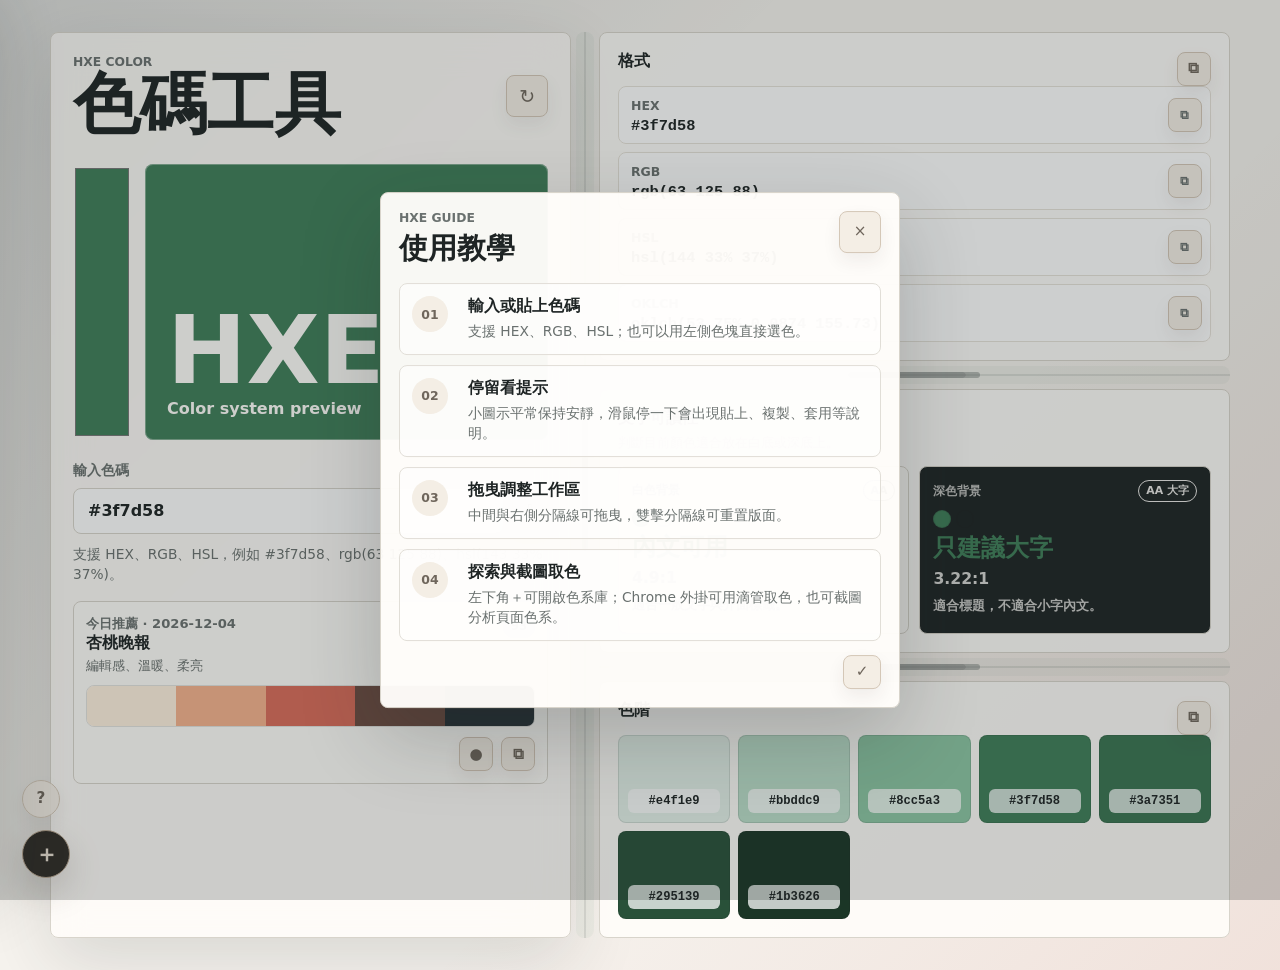
<file: index.html>
<!doctype html>
<html lang="zh-Hant">
  <head>
    <meta charset="utf-8" />
    <meta name="viewport" content="width=device-width, initial-scale=1" />
    <title>HXE 色碼工具</title>
    <link rel="icon" href="data:image/svg+xml,%3Csvg xmlns='http://www.w3.org/2000/svg' viewBox='0 0 64 64'%3E%3Crect width='64' height='64' rx='10' fill='%233f7d58'/%3E%3Cpath d='M16 20h32v8H27v8h17v8H16z' fill='%23fffdfa'/%3E%3C/svg%3E" />
    <link rel="stylesheet" href="./styles.css" />
  </head>
  <body>
    <main class="shell">
      <button class="drawer-fab" id="openDrawer" type="button" aria-label="開啟色系側欄" title="開啟色系側欄">＋</button>
      <button class="help-fab quiet-action" id="openHelp" type="button" aria-label="使用教學" data-tooltip="使用教學">
        <span aria-hidden="true">?</span>
      </button>
      <div class="drawer-backdrop" id="drawerBackdrop" hidden></div>
      <aside class="palette-drawer" id="paletteDrawer" aria-label="色系側欄" aria-hidden="true">
        <div class="drawer-head">
          <div>
            <p class="eyebrow">HXE Library</p>
            <h2>色系探索</h2>
          </div>
          <button class="icon-button" id="closeDrawer" type="button" aria-label="關閉色系側欄" title="關閉色系側欄">×</button>
        </div>
        <div class="drawer-tabs" id="paletteCategories" aria-label="色系分類"></div>
        <div class="drawer-list" id="paletteLibrary"></div>
      </aside>

      <div class="help-backdrop" id="helpBackdrop" hidden></div>
      <section class="help-panel" id="helpPanel" aria-label="使用教學" aria-hidden="true" role="dialog">
        <div class="help-head">
          <div>
            <p class="eyebrow">HXE Guide</p>
            <h2>使用教學</h2>
          </div>
          <button class="icon-button quiet-action" id="closeHelp" type="button" aria-label="關閉使用教學" data-tooltip="關閉">
            <span aria-hidden="true">×</span>
          </button>
        </div>
        <ol class="help-steps">
          <li>
            <span>01</span>
            <div>
              <h3>輸入或貼上色碼</h3>
              <p>支援 HEX、RGB、HSL；也可以用左側色塊直接選色。</p>
            </div>
          </li>
          <li>
            <span>02</span>
            <div>
              <h3>停留看提示</h3>
              <p>小圖示平常保持安靜，滑鼠停一下會出現貼上、複製、套用等說明。</p>
            </div>
          </li>
          <li>
            <span>03</span>
            <div>
              <h3>拖曳調整工作區</h3>
              <p>中間與右側分隔線可拖曳，雙擊分隔線可重置版面。</p>
            </div>
          </li>
          <li>
            <span>04</span>
            <div>
              <h3>探索與截圖取色</h3>
              <p>左下角＋可開啟色系庫；Chrome 外掛可用滴管取色，也可截圖分析頁面色系。</p>
            </div>
          </li>
        </ol>
        <div class="help-actions">
          <button class="quiet-action" id="finishHelp" type="button" aria-label="完成教學" data-tooltip="完成">
            <span aria-hidden="true">✓</span>
          </button>
        </div>
      </section>

      <section class="workspace" id="workspace" aria-label="HXE 色碼工具">
        <div class="preview-panel">
          <div class="toolbar">
            <div>
              <p class="eyebrow">HXE Color</p>
              <h1>色碼工具</h1>
            </div>
            <button class="icon-button" id="randomColor" type="button" aria-label="隨機顏色" title="隨機顏色">
              <span aria-hidden="true">↻</span>
            </button>
          </div>

          <div class="color-stage">
            <input id="colorPicker" type="color" value="#3f7d58" aria-label="選擇顏色" />
            <div class="color-card" id="colorCard">
              <div class="sample-text">
                <strong id="sampleTitle">HXE</strong>
                <span id="sampleCopy">Color system preview</span>
              </div>
            </div>
          </div>

          <label class="input-label" for="colorInput">輸入色碼</label>
          <div class="input-row">
            <input
              id="colorInput"
              autocomplete="off"
              spellcheck="false"
              value="#3f7d58"
              aria-describedby="inputHint"
            />
            <button class="quiet-action" id="pasteButton" type="button" aria-label="貼上" data-tooltip="貼上">
              <span aria-hidden="true">⇩</span>
            </button>
          </div>
          <p class="hint" id="inputHint">支援 HEX、RGB、HSL，例如 #3f7d58、rgb(63 125 88)、hsl(143 33% 37%)。</p>
          <p class="error" id="errorMessage" role="alert" hidden></p>

          <section class="daily-card" id="dailyRecommendation" aria-label="今日推薦"></section>
        </div>

        <button
          class="resize-handle resize-handle-x"
          id="mainResize"
          type="button"
          aria-label="調整左右面板寬度"
          title="調整左右面板寬度"
        ></button>

        <div class="details-panel">
          <section class="module" aria-label="色碼格式">
            <div class="module-head">
              <h2>格式</h2>
              <button class="small-button quiet-action" id="copyAll" type="button" aria-label="複製全部" data-tooltip="複製全部">
                <span aria-hidden="true">⧉</span>
              </button>
            </div>
            <div class="formats" id="formats"></div>
          </section>

          <button
            class="resize-handle resize-handle-y"
            data-resize-y="format"
            type="button"
            aria-label="調整格式與文字可讀性區塊高度"
            title="調整格式與文字可讀性區塊高度"
          ></button>

          <section class="module readability-module" aria-label="文字可讀性">
            <div class="module-title-block">
              <h2>文字可讀性</h2>
              <p>判斷目前顏色適合放在白底或深底上。</p>
            </div>
            <div class="contrast-grid">
              <button class="contrast-tile" id="lightContrast" type="button"></button>
              <button class="contrast-tile" id="darkContrast" type="button"></button>
            </div>
          </section>

          <button
            class="resize-handle resize-handle-y"
            data-resize-y="contrast"
            type="button"
            aria-label="調整文字可讀性與色階區塊高度"
            title="調整文字可讀性與色階區塊高度"
          ></button>

          <section class="module" aria-label="色階">
            <div class="module-head">
              <h2>色階</h2>
              <button class="small-button quiet-action" id="copyPalette" type="button" aria-label="複製色階" data-tooltip="複製色階">
                <span aria-hidden="true">⧉</span>
              </button>
            </div>
            <div class="palette" id="palette"></div>
          </section>
        </div>
      </section>
    </main>

    <div class="toast" id="toast" role="status" aria-live="polite"></div>
    <script src="./palettes.js"></script>
    <script src="./app.js"></script>
  </body>
</html>
</file>
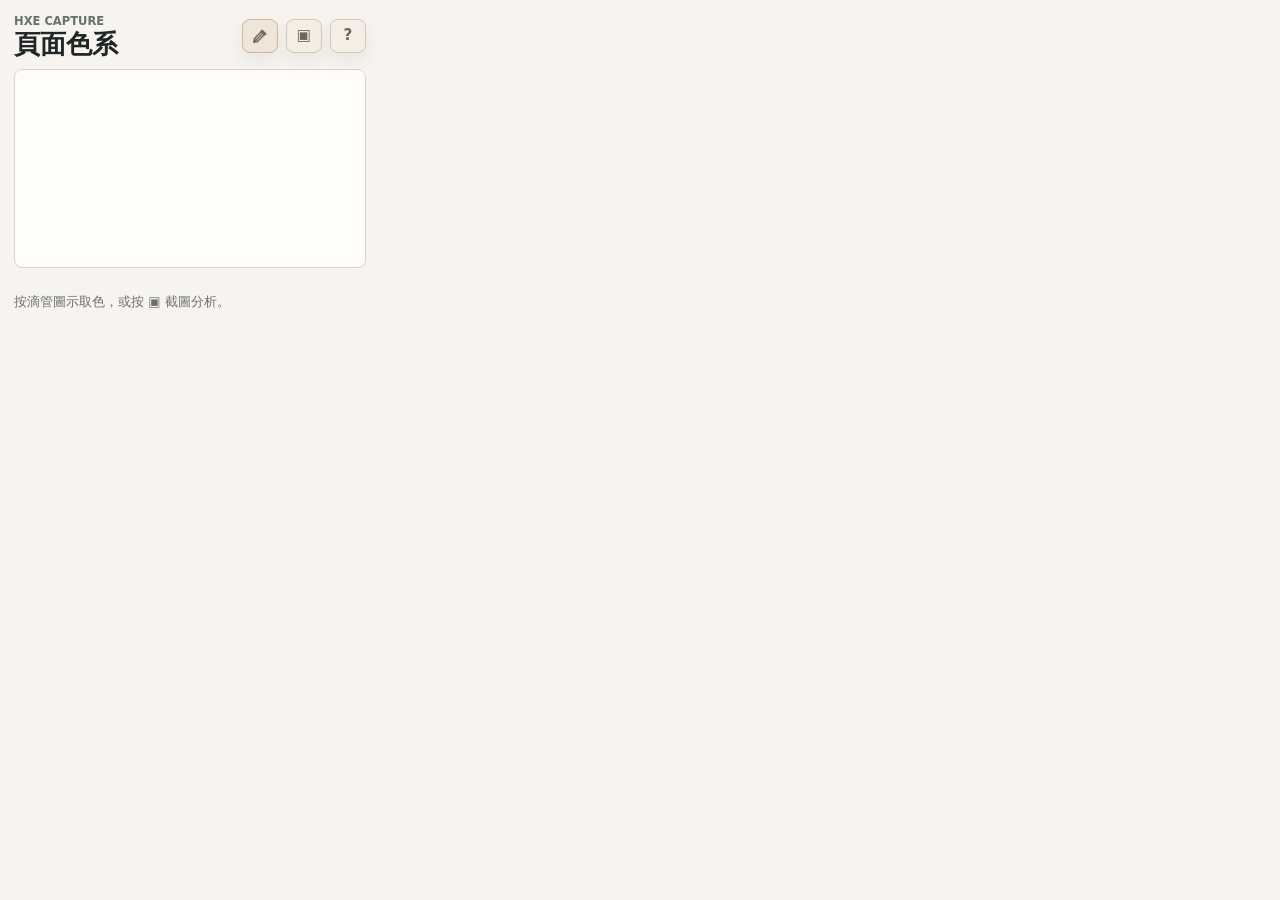
<file: chrome-extension/popup.html>
<!doctype html>
<html lang="zh-Hant">
  <head>
    <meta charset="utf-8" />
    <meta name="viewport" content="width=device-width, initial-scale=1" />
    <title>HXE Color Capture</title>
    <link rel="stylesheet" href="./popup.css" />
  </head>
  <body>
    <main class="popup">
      <header class="topbar">
        <div>
          <p class="eyebrow">HXE Capture</p>
          <h1>頁面色系</h1>
        </div>
        <button class="quiet-action primary-action" id="pickButton" type="button" aria-label="滴管取色" data-tooltip="滴管取色">
          <svg class="tool-icon" aria-hidden="true" viewBox="0 0 24 24">
            <path d="M14.8 4.2 19.8 9.2" />
            <path d="M13.3 5.7 18.3 10.7" />
            <path d="M7 17 4.5 19.5" />
            <path d="M5.8 18.2 3.8 20.2" />
            <path d="M6.4 17.6 16.9 7.1 18.9 9.1 8.4 19.6 4 20 4.4 15.6 14.9 5.1" />
          </svg>
        </button>
        <button class="quiet-action" id="captureButton" type="button" aria-label="截圖分析" data-tooltip="截圖分析">
          <span aria-hidden="true">▣</span>
        </button>
        <button class="quiet-action" id="helpButton" type="button" aria-label="使用教學" data-tooltip="使用教學">
          <span aria-hidden="true">?</span>
        </button>
      </header>

      <section class="preview">
        <canvas id="previewCanvas" width="320" height="180" aria-label="截圖預覽"></canvas>
      </section>

      <section class="palette" id="palette" aria-label="擷取色系"></section>
      <p class="status" id="status" role="status">按滴管圖示取色，或按 ▣ 截圖分析。</p>
    </main>

    <script src="./popup.js"></script>
  </body>
</html>
</file>
<file: styles.css>
:root {
  color-scheme: light;
  --bg: #f6f3ee;
  --ink: #1e2424;
  --muted: #6a716f;
  --line: #d8d4cb;
  --panel: #fffdfa;
  --panel-strong: #ffffff;
  --accent: #3f7d58;
  --accent-ink: #ffffff;
  --button-bg: #f4eee5;
  --button-bg-hover: #ebe1d4;
  --button-border: #d4c7b7;
  --button-border-hover: #8b7d6d;
  --button-ink: #6f665c;
  --button-ink-strong: #4f473f;
  --button-muted: #8a8176;
  --button-shadow: 0 8px 18px rgba(54, 46, 38, 0.07);
  --left-panel: minmax(320px, 0.95fr);
  --format-panel: minmax(210px, auto);
  --contrast-panel: minmax(260px, auto);
  --shadow: 0 24px 70px rgba(38, 43, 42, 0.14);
  font-family:
    Inter, ui-sans-serif, system-ui, -apple-system, BlinkMacSystemFont, "Segoe UI",
    "Noto Sans TC", sans-serif;
}

* {
  box-sizing: border-box;
}

body {
  min-height: 100vh;
  margin: 0;
  background:
    linear-gradient(135deg, rgba(31, 55, 72, 0.12), transparent 35%),
    linear-gradient(315deg, rgba(190, 73, 54, 0.1), transparent 38%),
    var(--bg);
  color: var(--ink);
}

button,
input {
  font: inherit;
}

button {
  cursor: pointer;
}

.shell {
  width: min(1180px, calc(100vw - 32px));
  min-height: 100vh;
  margin: 0 auto;
  padding: 32px 0;
  display: grid;
  align-items: center;
}

.drawer-fab {
  position: fixed;
  left: 22px;
  bottom: 22px;
  z-index: 10;
  width: 48px;
  height: 48px;
  border: 1px solid #b7a48f;
  border-radius: 999px;
  background: #2f2b26;
  color: #e9dfd2;
  box-shadow: 0 14px 34px rgba(54, 46, 38, 0.18);
  font-size: 1.45rem;
  font-weight: 900;
}

.help-fab {
  position: fixed;
  left: 22px;
  bottom: 82px;
  z-index: 10;
  width: 38px;
  height: 38px;
  border: 1px solid var(--button-border);
  border-radius: 999px;
  background: rgba(244, 238, 229, 0.9);
  color: var(--button-ink);
  box-shadow: var(--button-shadow);
  font-weight: 850;
}

.drawer-backdrop,
.help-backdrop {
  position: fixed;
  inset: 0;
  z-index: 18;
  background: rgba(30, 36, 36, 0.28);
}

.help-backdrop {
  z-index: 24;
  background: rgba(30, 36, 36, 0.22);
}

.palette-drawer {
  position: fixed;
  inset: 0 auto 0 0;
  z-index: 19;
  width: min(420px, calc(100vw - 28px));
  display: grid;
  grid-template-rows: auto auto minmax(0, 1fr);
  gap: 14px;
  border-right: 1px solid var(--line);
  background: rgba(255, 253, 250, 0.96);
  box-shadow: 20px 0 60px rgba(30, 36, 36, 0.16);
  padding: 18px;
  transform: translateX(-104%);
  transition: transform 220ms ease;
}

.palette-drawer.is-open {
  transform: translateX(0);
}

.help-panel {
  position: fixed;
  left: 50%;
  top: 50%;
  z-index: 25;
  width: min(520px, calc(100vw - 28px));
  max-height: min(720px, calc(100vh - 28px));
  overflow: auto;
  border: 1px solid var(--line);
  border-radius: 8px;
  background: rgba(255, 253, 250, 0.97);
  box-shadow: 0 28px 80px rgba(30, 36, 36, 0.22);
  padding: 18px;
  transform: translate(-50%, -48%) scale(0.98);
  opacity: 0;
  pointer-events: none;
  transition:
    opacity 180ms ease,
    transform 180ms ease;
}

.help-panel.is-open {
  transform: translate(-50%, -50%) scale(1);
  opacity: 1;
  pointer-events: auto;
}

.help-head {
  display: flex;
  align-items: start;
  justify-content: space-between;
  gap: 16px;
  margin-bottom: 14px;
}

.help-head h2 {
  margin: 0;
  font-size: 1.8rem;
}

.help-steps {
  display: grid;
  gap: 10px;
  margin: 0;
  padding: 0;
  list-style: none;
}

.help-steps li {
  display: grid;
  grid-template-columns: 44px minmax(0, 1fr);
  gap: 12px;
  border: 1px solid color-mix(in srgb, var(--line), white 24%);
  border-radius: 8px;
  background: rgba(255, 255, 255, 0.56);
  padding: 12px;
}

.help-steps li > span {
  display: grid;
  place-items: center;
  width: 36px;
  height: 36px;
  border-radius: 999px;
  background: var(--button-bg);
  color: var(--button-ink);
  font-size: 0.78rem;
  font-weight: 900;
}

.help-steps h3 {
  margin: 0 0 4px;
  font-size: 0.98rem;
}

.help-steps p {
  margin: 0;
  color: var(--muted);
  font-size: 0.86rem;
  line-height: 1.5;
}

.help-actions {
  display: flex;
  justify-content: flex-end;
  margin-top: 14px;
}

.help-actions button {
  width: 38px;
  height: 34px;
  border: 1px solid var(--button-border);
  border-radius: 8px;
  background: var(--button-bg);
  color: var(--button-ink);
  box-shadow: var(--button-shadow);
}

.drawer-head {
  display: flex;
  align-items: start;
  justify-content: space-between;
  gap: 16px;
}

.drawer-head h2 {
  margin: 0;
  font-size: 1.8rem;
}

.drawer-tabs {
  display: flex;
  gap: 8px;
  overflow-x: auto;
  padding-bottom: 2px;
}

.tab-button {
  flex: 0 0 auto;
  height: 34px;
  border: 1px solid var(--button-border);
  border-radius: 999px;
  background: color-mix(in srgb, var(--button-bg), white 30%);
  color: var(--button-muted);
  padding: 0 12px;
  font-weight: 850;
}

.tab-button.is-active {
  border-color: var(--button-border-hover);
  background: var(--button-bg-hover);
  color: var(--button-ink-strong);
}

.drawer-list {
  display: grid;
  gap: 10px;
  min-height: 0;
  overflow: auto;
  padding-right: 2px;
}

.palette-card,
.daily-card {
  border: 1px solid var(--line);
  border-radius: 8px;
  background: rgba(255, 253, 250, 0.92);
  padding: 12px;
}

.daily-card {
  margin-top: 16px;
}

.palette-card-head,
.daily-card-head {
  display: flex;
  align-items: start;
  justify-content: space-between;
  gap: 12px;
  margin-bottom: 10px;
}

.palette-card h3,
.daily-card h3 {
  margin: 0 0 4px;
  font-size: 1rem;
  line-height: 1.2;
}

.palette-card p,
.daily-card p {
  margin: 0;
  color: var(--muted);
  font-size: 0.82rem;
  line-height: 1.45;
}

.palette-score {
  flex: 0 0 auto;
  border-radius: 999px;
  background: color-mix(in srgb, var(--accent), white 86%);
  padding: 5px 8px;
  color: var(--ink);
  font-size: 0.74rem;
  font-weight: 900;
}

.palette-strip {
  display: grid;
  grid-template-columns: repeat(5, minmax(0, 1fr));
  min-height: 42px;
  overflow: hidden;
  border-radius: 8px;
  border: 1px solid rgba(30, 36, 36, 0.12);
}

.palette-strip button {
  min-width: 0;
  border: 0;
}

.palette-actions {
  display: flex;
  justify-content: flex-end;
  gap: 8px;
  margin-top: 10px;
}

.palette-actions button {
  min-width: 34px;
  height: 34px;
  border: 1px solid var(--button-border);
  border-radius: 8px;
  background: var(--button-bg);
  color: var(--button-ink);
  box-shadow: var(--button-shadow);
  font-weight: 850;
}

.workspace {
  display: grid;
  grid-template-columns: var(--left-panel) 18px minmax(380px, 1.15fr);
  gap: 5px;
  align-items: stretch;
}

.preview-panel,
.details-panel {
  min-width: 0;
}

.preview-panel {
  container-type: inline-size;
  border: 1px solid var(--line);
  border-radius: 8px;
  background: rgba(255, 253, 250, 0.84);
  box-shadow: var(--shadow);
  padding: clamp(14px, 5.2cqw, 22px);
  backdrop-filter: blur(18px);
}

.details-panel {
  container-type: inline-size;
  display: grid;
  grid-template-rows: var(--format-panel) 18px var(--contrast-panel) 18px minmax(130px, 1fr);
  gap: 5px;
  min-height: 0;
}

.resize-handle {
  position: relative;
  border: 0;
  border-radius: 8px;
  background:
    linear-gradient(90deg, transparent 0 42%, rgba(106, 113, 111, 0.16) 42% 58%, transparent 58% 100%);
  padding: 0;
  touch-action: none;
}

.resize-handle::before {
  content: "";
  position: absolute;
  inset: 0;
  border-radius: inherit;
  background: color-mix(in srgb, var(--accent), transparent 88%);
  opacity: 0.38;
  transition:
    background 160ms ease,
    opacity 160ms ease;
}

.resize-handle::after {
  content: "";
  position: absolute;
  border-radius: 999px;
  background: color-mix(in srgb, var(--muted), transparent 32%);
  opacity: 0.85;
  transition:
    background 160ms ease,
    opacity 160ms ease;
}

.resize-handle:hover::before,
.resize-handle:focus-visible::before,
.workspace.is-resizing .resize-handle.is-active::before {
  opacity: 1;
}

.resize-handle:hover::after,
.resize-handle:focus-visible::after,
.workspace.is-resizing .resize-handle.is-active::after {
  background: var(--accent);
  opacity: 1;
}

.resize-handle:focus-visible {
  outline: 3px solid color-mix(in srgb, var(--accent), transparent 68%);
  outline-offset: 2px;
}

.resize-handle-x {
  cursor: col-resize;
  min-width: 18px;
  align-self: stretch;
}

.resize-handle-x::after {
  top: 50%;
  left: 50%;
  width: 6px;
  height: 104px;
  transform: translate(-50%, -50%);
  box-shadow:
    0 -14px 0 color-mix(in srgb, var(--muted), transparent 48%),
    0 14px 0 color-mix(in srgb, var(--muted), transparent 48%);
}

.resize-handle-y {
  cursor: row-resize;
  min-height: 18px;
  background:
    linear-gradient(180deg, transparent 0 42%, rgba(106, 113, 111, 0.16) 42% 58%, transparent 58% 100%);
}

.resize-handle-y::after {
  top: 50%;
  left: 50%;
  width: 104px;
  height: 6px;
  transform: translate(-50%, -50%);
  box-shadow:
    -14px 0 0 color-mix(in srgb, var(--muted), transparent 48%),
    14px 0 0 color-mix(in srgb, var(--muted), transparent 48%);
}

body.is-dragging-panel {
  cursor: col-resize;
  user-select: none;
}

body.is-dragging-panel-y {
  cursor: row-resize;
  user-select: none;
}

.toolbar,
.module-head,
.input-row,
.format-row,
.swatch-copy {
  display: flex;
  align-items: center;
}

.toolbar,
.module-head {
  justify-content: space-between;
  gap: 14px;
}

.eyebrow {
  margin: 0 0 4px;
  color: var(--muted);
  font-size: 0.77rem;
  font-weight: 800;
  letter-spacing: 0;
  text-transform: uppercase;
}

h1,
h2,
p {
  margin-top: 0;
}

h1 {
  margin-bottom: 0;
  font-size: clamp(2rem, 4vw, 4.4rem);
  line-height: 0.95;
  letter-spacing: 0;
}

.preview-panel h1 {
  font-size: clamp(2rem, 14cqw, 4.4rem);
}

h2 {
  margin-bottom: 14px;
  font-size: 1rem;
  letter-spacing: 0;
}

.icon-button,
.small-button,
.input-row button,
.copy-button {
  position: relative;
  border: 1px solid var(--button-border);
  border-radius: 8px;
  background: var(--button-bg);
  color: var(--button-ink);
  box-shadow: var(--button-shadow);
  transition:
    transform 160ms ease,
    border-color 160ms ease,
    background 160ms ease;
}

.icon-button:hover,
.small-button:hover,
.input-row button:hover,
.copy-button:hover,
.palette-actions button:hover,
.tab-button:hover,
.drawer-fab:hover,
.contrast-tile:hover {
  transform: translateY(-1px);
  border-color: var(--button-border-hover);
  background: var(--button-bg-hover);
  color: var(--button-ink-strong);
}

.icon-button:active,
.small-button:active,
.input-row button:active,
.copy-button:active,
.palette-actions button:active,
.tab-button:active,
.drawer-fab:active {
  transform: translateY(0);
  box-shadow: none;
}

.icon-button {
  width: clamp(36px, 10cqw, 42px);
  height: clamp(36px, 10cqw, 42px);
  display: grid;
  place-items: center;
  font-size: clamp(1.05rem, 4cqw, 1.35rem);
}

.small-button,
.input-row button,
.copy-button {
  height: 34px;
  padding: 0 10px;
  font-size: 0.88rem;
  font-weight: 700;
}

.quiet-action {
  display: inline-grid;
  place-items: center;
  min-width: 34px;
}

.quiet-action span {
  display: block;
  color: var(--button-ink);
  font-size: 0.95rem;
  line-height: 1;
}

.quiet-action:hover span,
.quiet-action:focus-visible span {
  color: var(--button-ink-strong);
}

.quiet-action[data-tooltip]::after {
  content: attr(data-tooltip);
  position: absolute;
  left: 50%;
  bottom: calc(100% + 8px);
  z-index: 30;
  width: max-content;
  max-width: 120px;
  transform: translate(-50%, 4px);
  border: 1px solid rgba(79, 71, 63, 0.14);
  border-radius: 6px;
  background: rgba(47, 43, 38, 0.92);
  color: #f8f1e8;
  padding: 5px 7px;
  box-shadow: 0 10px 26px rgba(47, 43, 38, 0.16);
  font-size: 0.72rem;
  font-weight: 750;
  line-height: 1;
  opacity: 0;
  pointer-events: none;
  transition:
    opacity 140ms ease 560ms,
    transform 140ms ease 560ms;
}

.quiet-action[data-tooltip]::before {
  content: "";
  position: absolute;
  left: 50%;
  bottom: calc(100% + 3px);
  z-index: 31;
  width: 8px;
  height: 8px;
  transform: translate(-50%, 4px) rotate(45deg);
  background: rgba(47, 43, 38, 0.92);
  opacity: 0;
  pointer-events: none;
  transition:
    opacity 140ms ease 560ms,
    transform 140ms ease 560ms;
}

.quiet-action[data-tooltip]:hover::after,
.quiet-action[data-tooltip]:focus-visible::after,
.quiet-action[data-tooltip]:hover::before,
.quiet-action[data-tooltip]:focus-visible::before {
  opacity: 1;
  transform: translate(-50%, 0) rotate(0);
}

.quiet-action[data-tooltip]:hover::before,
.quiet-action[data-tooltip]:focus-visible::before {
  transform: translate(-50%, 0) rotate(45deg);
}

.color-stage {
  margin: clamp(18px, 6cqw, 28px) 0 clamp(16px, 5cqw, 22px);
  display: grid;
  grid-template-columns: clamp(34px, 14cqw, 58px) minmax(0, 1fr);
  gap: clamp(8px, 3.5cqw, 14px);
  align-items: stretch;
}

#colorPicker {
  width: clamp(34px, 14cqw, 58px);
  min-height: clamp(170px, 58cqw, 290px);
  padding: 0;
  border: 0;
  background: transparent;
}

.color-card {
  min-height: clamp(170px, 58cqw, 290px);
  border-radius: 8px;
  padding: clamp(14px, 5cqw, 22px);
  display: flex;
  align-items: end;
  background: var(--accent);
  color: var(--accent-ink);
  box-shadow: inset 0 0 0 1px rgba(255, 255, 255, 0.34);
}

.sample-text {
  display: grid;
  gap: 6px;
}

.sample-text strong {
  font-size: clamp(2.2rem, 20cqw, 6rem);
  line-height: 0.88;
  letter-spacing: 0;
}

.sample-text span {
  font-size: clamp(0.82rem, 3.8cqw, 1rem);
  font-weight: 750;
}

.input-label {
  display: block;
  margin-bottom: 8px;
  color: var(--muted);
  font-size: 0.86rem;
  font-weight: 800;
}

.input-row {
  gap: 8px;
  min-width: 0;
}

#colorInput {
  flex: 1 1 0;
  width: auto;
  min-width: 0;
  height: 46px;
  border: 1px solid var(--line);
  border-radius: 8px;
  padding: 0 14px;
  background: var(--panel-strong);
  color: var(--ink);
  font-weight: 800;
}

.input-row button {
  flex: 0 0 auto;
  min-width: 36px;
  padding-inline: 9px;
}

#colorInput:focus-visible,
button:focus-visible {
  outline: 3px solid color-mix(in srgb, var(--accent), transparent 68%);
  outline-offset: 2px;
}

.hint,
.error {
  margin: 10px 0 0;
  font-size: 0.86rem;
  line-height: 1.5;
}

.hint {
  color: var(--muted);
}

.error {
  color: #a13a28;
  font-weight: 750;
}

.module {
  container-type: inline-size;
  min-height: 0;
  overflow: auto;
  border: 1px solid var(--line);
  border-radius: 8px;
  background: rgba(255, 253, 250, 0.9);
  padding: 18px;
}

.formats {
  display: grid;
  gap: 8px;
}

.format-row {
  min-height: 50px;
  justify-content: space-between;
  gap: 12px;
  border: 1px solid #e7e2d9;
  border-radius: 8px;
  background: var(--panel-strong);
  padding: 8px 8px 8px 12px;
}

.format-row span {
  color: var(--muted);
  font-size: 0.78rem;
  font-weight: 850;
  text-transform: uppercase;
}

.format-row code {
  display: block;
  margin-top: 3px;
  color: var(--ink);
  font-size: clamp(0.82rem, 3.5cqw, 0.96rem);
  font-weight: 850;
  white-space: normal;
  overflow-wrap: anywhere;
}

.copy-button {
  flex: 0 0 auto;
}

.module-title-block {
  margin-bottom: 14px;
}

.module-title-block h2 {
  margin-bottom: 4px;
}

.module-title-block p {
  margin: 0;
  color: var(--muted);
  font-size: 0.82rem;
  line-height: 1.45;
}

.contrast-grid {
  display: grid;
  grid-template-columns: repeat(2, minmax(0, 1fr));
  gap: 10px;
}

.contrast-tile {
  min-height: clamp(130px, 32cqw, 168px);
  border: 1px solid var(--line);
  border-radius: 8px;
  padding: 13px;
  text-align: left;
  display: grid;
  align-content: start;
  gap: 8px;
  transition:
    transform 160ms ease,
    border-color 160ms ease;
}

.contrast-topline,
.contrast-tile strong,
.contrast-tile span,
.contrast-tile p {
  display: block;
}

.contrast-topline {
  display: flex;
  align-items: center;
  justify-content: space-between;
  gap: 8px;
}

.contrast-context {
  color: inherit;
  opacity: 0.72;
  font-size: 0.72rem;
  font-weight: 850;
}

.contrast-grade {
  border: 1px solid currentColor;
  border-radius: 999px;
  padding: 3px 7px;
  opacity: 0.76;
  font-size: 0.68rem;
  font-weight: 900;
}

.contrast-pair {
  display: flex;
  align-items: center;
  gap: 5px;
}

.contrast-pair i {
  width: 18px;
  height: 18px;
  border: 1px solid rgba(30, 36, 36, 0.16);
  border-radius: 999px;
}

.contrast-tile strong {
  font-size: clamp(1.12rem, 5cqw, 1.48rem);
  line-height: 1.05;
}

.contrast-sample {
  color: var(--sample-color);
}

.contrast-ratio {
  opacity: 0.82;
  font-size: clamp(0.84rem, 3.2cqw, 0.98rem);
  font-weight: 900;
}

.contrast-tile p {
  margin: 0;
  max-width: 22ch;
  opacity: 0.76;
  font-size: clamp(0.74rem, 3cqw, 0.84rem);
  font-weight: 750;
  line-height: 1.45;
}

.contrast-tile[data-tone="warn"] .contrast-grade,
.contrast-tile[data-tone="risk"] .contrast-grade {
  opacity: 0.9;
}

.contrast-tile:hover {
  background: var(--contrast-bg);
  color: var(--contrast-fg);
}

.palette {
  display: grid;
  grid-template-columns: repeat(5, minmax(0, 1fr));
  gap: 8px;
}

.swatch-copy {
  min-width: 0;
  min-height: clamp(64px, 22cqw, 88px);
  border: 1px solid rgba(30, 36, 36, 0.12);
  border-radius: 8px;
  padding: 9px;
  align-items: end;
  color: var(--ink);
}

.swatch-copy code {
  width: 100%;
  border-radius: 6px;
  background: rgba(255, 255, 255, 0.74);
  padding: 5px;
  font-size: clamp(0.68rem, 3cqw, 0.76rem);
  font-weight: 850;
  text-align: center;
  overflow-wrap: anywhere;
}

.toast {
  position: fixed;
  left: 50%;
  bottom: 22px;
  z-index: 5;
  transform: translate(-50%, 16px);
  border-radius: 8px;
  background: #1e2424;
  color: #fffdfa;
  padding: 10px 14px;
  font-weight: 800;
  opacity: 0;
  pointer-events: none;
  transition:
    opacity 180ms ease,
    transform 180ms ease;
}

.toast.is-visible {
  opacity: 1;
  transform: translate(-50%, 0);
}

@container (max-width: 340px) {
  .preview-panel .toolbar {
    align-items: start;
  }

  .input-row {
    gap: 6px;
  }

  #colorInput {
    height: 42px;
    padding-inline: 10px;
    font-size: 0.92rem;
  }

  .input-row button {
    min-width: 48px;
    height: 42px;
    padding-inline: 8px;
  }

  .hint,
  .error {
    font-size: 0.78rem;
  }
}

@container (max-width: 430px) {
  .module {
    padding: 14px;
  }

  .format-row {
    gap: 8px;
  }

  .small-button,
  .copy-button {
    height: 34px;
    padding-inline: 10px;
    font-size: 0.86rem;
  }

  .palette {
    grid-template-columns: repeat(3, minmax(0, 1fr));
  }
}

@container (max-width: 360px) {
  .contrast-grid {
    grid-template-columns: 1fr;
  }
}

@container (max-width: 320px) {
  .module-head {
    align-items: start;
    flex-direction: column;
  }

  .format-row {
    align-items: stretch;
    flex-direction: column;
  }

  .copy-button,
  .small-button {
    width: 100%;
  }

  .palette {
    grid-template-columns: repeat(2, minmax(0, 1fr));
  }
}

@media (max-width: 860px) {
  .shell {
    width: min(100vw - 20px, 680px);
    padding: 10px 0;
    align-items: start;
  }

  .workspace {
    grid-template-columns: 1fr;
    gap: 14px;
  }

  .resize-handle {
    display: none;
  }

  .details-panel {
    grid-template-rows: none;
    gap: 14px;
  }

  .preview-panel,
  .module {
    padding: 14px;
  }

  .color-stage {
    grid-template-columns: 44px minmax(0, 1fr);
  }

  #colorPicker,
  .color-card {
    min-height: 210px;
  }

  #colorPicker {
    width: 44px;
  }

  .palette {
    grid-template-columns: repeat(3, minmax(0, 1fr));
  }
}

@media (max-width: 460px) {
  .contrast-grid,
  .palette {
    grid-template-columns: 1fr;
  }

  .format-row {
    align-items: stretch;
    flex-direction: column;
  }

  .copy-button {
    width: 100%;
  }
}
</file>
<file: chrome-extension/popup.css>
:root {
  color-scheme: light;
  --bg: #f7f4ef;
  --ink: #202625;
  --muted: #69706e;
  --line: #dad5cc;
  --panel: #fffdfa;
  --accent: #3f7d58;
  --button-bg: #f4eee5;
  --button-bg-hover: #ebe1d4;
  --button-border: #d4c7b7;
  --button-border-hover: #8b7d6d;
  --button-ink: #6f665c;
  --button-ink-strong: #4f473f;
  --button-shadow: 0 8px 18px rgba(54, 46, 38, 0.07);
  font-family:
    Inter, ui-sans-serif, system-ui, -apple-system, BlinkMacSystemFont, "Segoe UI",
    "Noto Sans TC", sans-serif;
}

* {
  box-sizing: border-box;
}

body {
  width: 380px;
  margin: 0;
  background: var(--bg);
  color: var(--ink);
}

button {
  font: inherit;
  cursor: pointer;
}

.quiet-action {
  position: relative;
  display: inline-grid;
  place-items: center;
}

.quiet-action span {
  color: var(--button-ink);
  font-size: 0.95rem;
  line-height: 1;
}

.tool-icon {
  width: 18px;
  height: 18px;
  fill: none;
  stroke: currentColor;
  stroke-width: 1.9;
  stroke-linecap: round;
  stroke-linejoin: round;
  color: var(--button-ink);
}

.quiet-action[data-tooltip]::after {
  content: attr(data-tooltip);
  position: absolute;
  left: 50%;
  bottom: calc(100% + 8px);
  z-index: 4;
  width: max-content;
  transform: translate(-50%, 4px);
  border-radius: 6px;
  background: rgba(47, 43, 38, 0.92);
  color: #f8f1e8;
  padding: 5px 7px;
  box-shadow: 0 10px 26px rgba(47, 43, 38, 0.16);
  font-size: 0.72rem;
  font-weight: 750;
  line-height: 1;
  opacity: 0;
  pointer-events: none;
  transition:
    opacity 140ms ease 560ms,
    transform 140ms ease 560ms;
}

.quiet-action[data-tooltip]:hover::after,
.quiet-action[data-tooltip]:focus-visible::after {
  opacity: 1;
  transform: translate(-50%, 0);
}

.popup {
  display: grid;
  gap: 12px;
  padding: 14px;
}

.topbar {
  display: grid;
  grid-template-columns: minmax(0, 1fr) auto auto auto;
  align-items: center;
  gap: 8px;
}

.eyebrow {
  margin: 0 0 3px;
  color: var(--muted);
  font-size: 0.72rem;
  font-weight: 850;
  letter-spacing: 0;
  text-transform: uppercase;
}

h1 {
  margin: 0;
  font-size: 1.65rem;
  line-height: 1;
  letter-spacing: 0;
}

#pickButton,
#captureButton,
#helpButton {
  min-width: 36px;
  height: 34px;
  border: 1px solid var(--button-border);
  border-radius: 8px;
  background: var(--button-bg);
  color: var(--button-ink);
  box-shadow: var(--button-shadow);
  font-weight: 700;
  transition:
    transform 160ms ease,
    border-color 160ms ease,
    background 160ms ease;
}

#pickButton {
  border-color: #cbb99f;
  background: #efe6d9;
}

#pickButton:hover,
#captureButton:hover,
#helpButton:hover {
  transform: translateY(-1px);
  border-color: var(--button-border-hover);
  background: var(--button-bg-hover);
  color: var(--button-ink-strong);
}

#pickButton:active,
#captureButton:active,
#helpButton:active {
  transform: translateY(0);
  box-shadow: none;
}

.preview {
  overflow: hidden;
  border: 1px solid var(--line);
  border-radius: 8px;
  background: var(--panel);
}

#previewCanvas {
  display: block;
  width: 100%;
  height: auto;
  aspect-ratio: 16 / 9;
  object-fit: cover;
}

.palette {
  display: grid;
  grid-template-columns: repeat(2, minmax(0, 1fr));
  gap: 8px;
}

.swatch {
  min-height: 78px;
  border: 1px solid rgba(32, 38, 37, 0.16);
  border-radius: 8px;
  padding: 8px;
  display: flex;
  align-items: end;
  color: var(--ink);
}

.swatch code {
  width: 100%;
  border-radius: 6px;
  background: rgba(255, 255, 255, 0.78);
  padding: 6px;
  font-size: 0.8rem;
  font-weight: 850;
  text-align: center;
}

.status {
  min-height: 20px;
  margin: 0;
  color: var(--muted);
  font-size: 0.82rem;
  line-height: 1.45;
}
</file>
